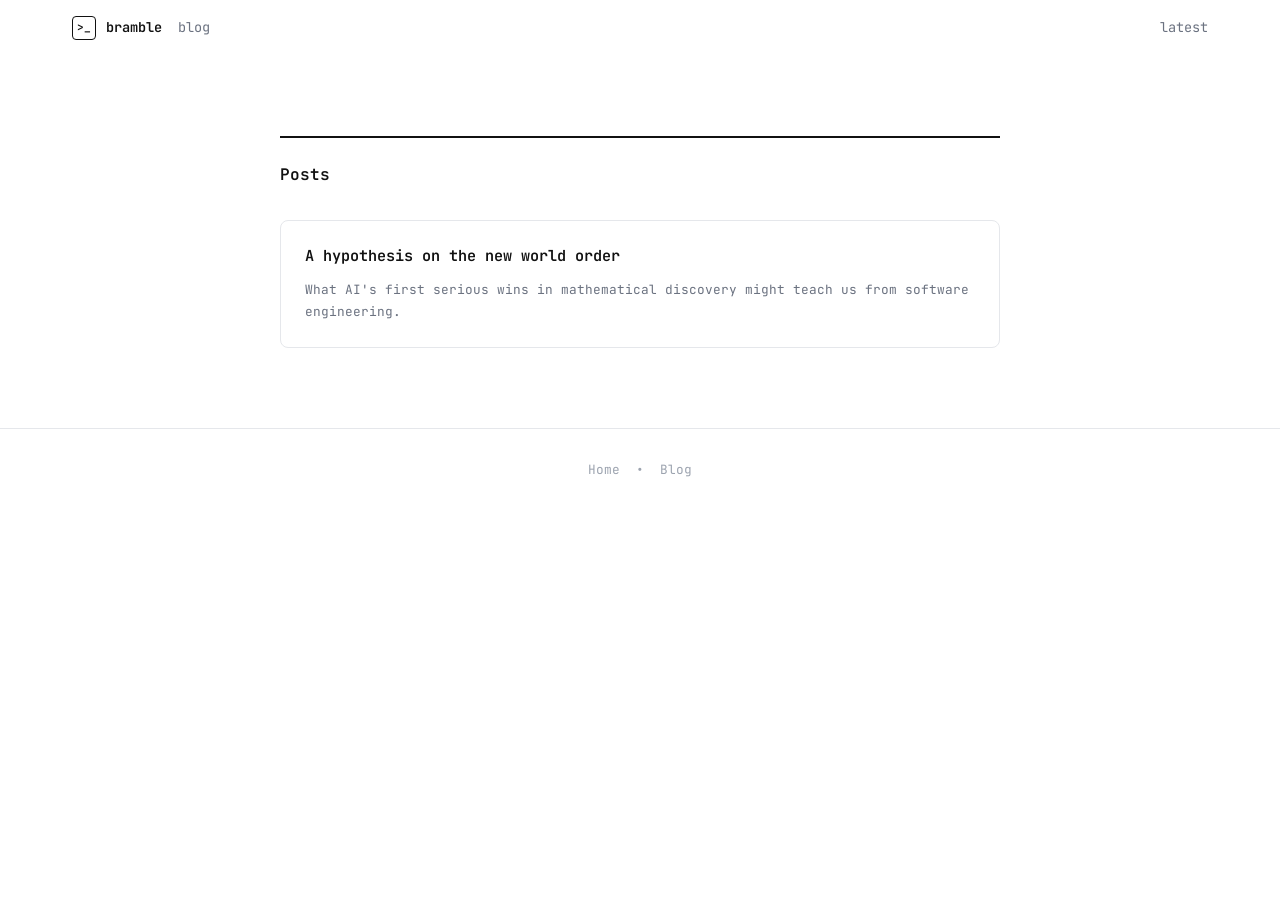
<file: index.html>
<!doctype html>
<html lang="en">
  <head>
    <meta charset="UTF-8" />
    <meta name="viewport" content="width=device-width, initial-scale=1.0" />
    <title>bramble</title>
    <meta name="description" content="A small static blog for essays and notes." />
    <link rel="preconnect" href="https://fonts.googleapis.com" />
    <link rel="preconnect" href="https://fonts.gstatic.com" crossorigin />
    <link href="https://fonts.googleapis.com/css2?family=JetBrains+Mono:wght@400;500;600;700&amp;display=swap" rel="stylesheet" />
    <link rel="stylesheet" href="styles.css" />
  </head>
  <body>
    <nav class="site-nav" aria-label="Main navigation">
      <div class="nav-left">
        <a class="brand" href="index.html" aria-label="bramble home">
          <span class="brand-mark">&gt;_</span>
          <span>bramble</span>
        </a>
        <a class="nav-link" href="#posts">blog</a>
      </div>
      <div class="nav-right">
        <a href="blog/a-hypothesis-on-the-new-world-order.html">latest</a>
      </div>
    </nav>

    <main>
      <section class="post-list" id="posts" aria-labelledby="posts-title">
        <p class="section-title" id="posts-title">Posts</p>
        <a class="post-card" href="blog/a-hypothesis-on-the-new-world-order.html">
          <p class="post-card-title">A hypothesis on the new world order</p>
          <span class="post-card-desc">What AI's first serious wins in mathematical discovery might teach us from software engineering.</span>
        </a>
      </section>
    </main>

    <footer>
      <a href="index.html">Home</a>
      <span>&bull;</span>
      <a href="#posts">Blog</a>
    </footer>
  </body>
</html>
</file>
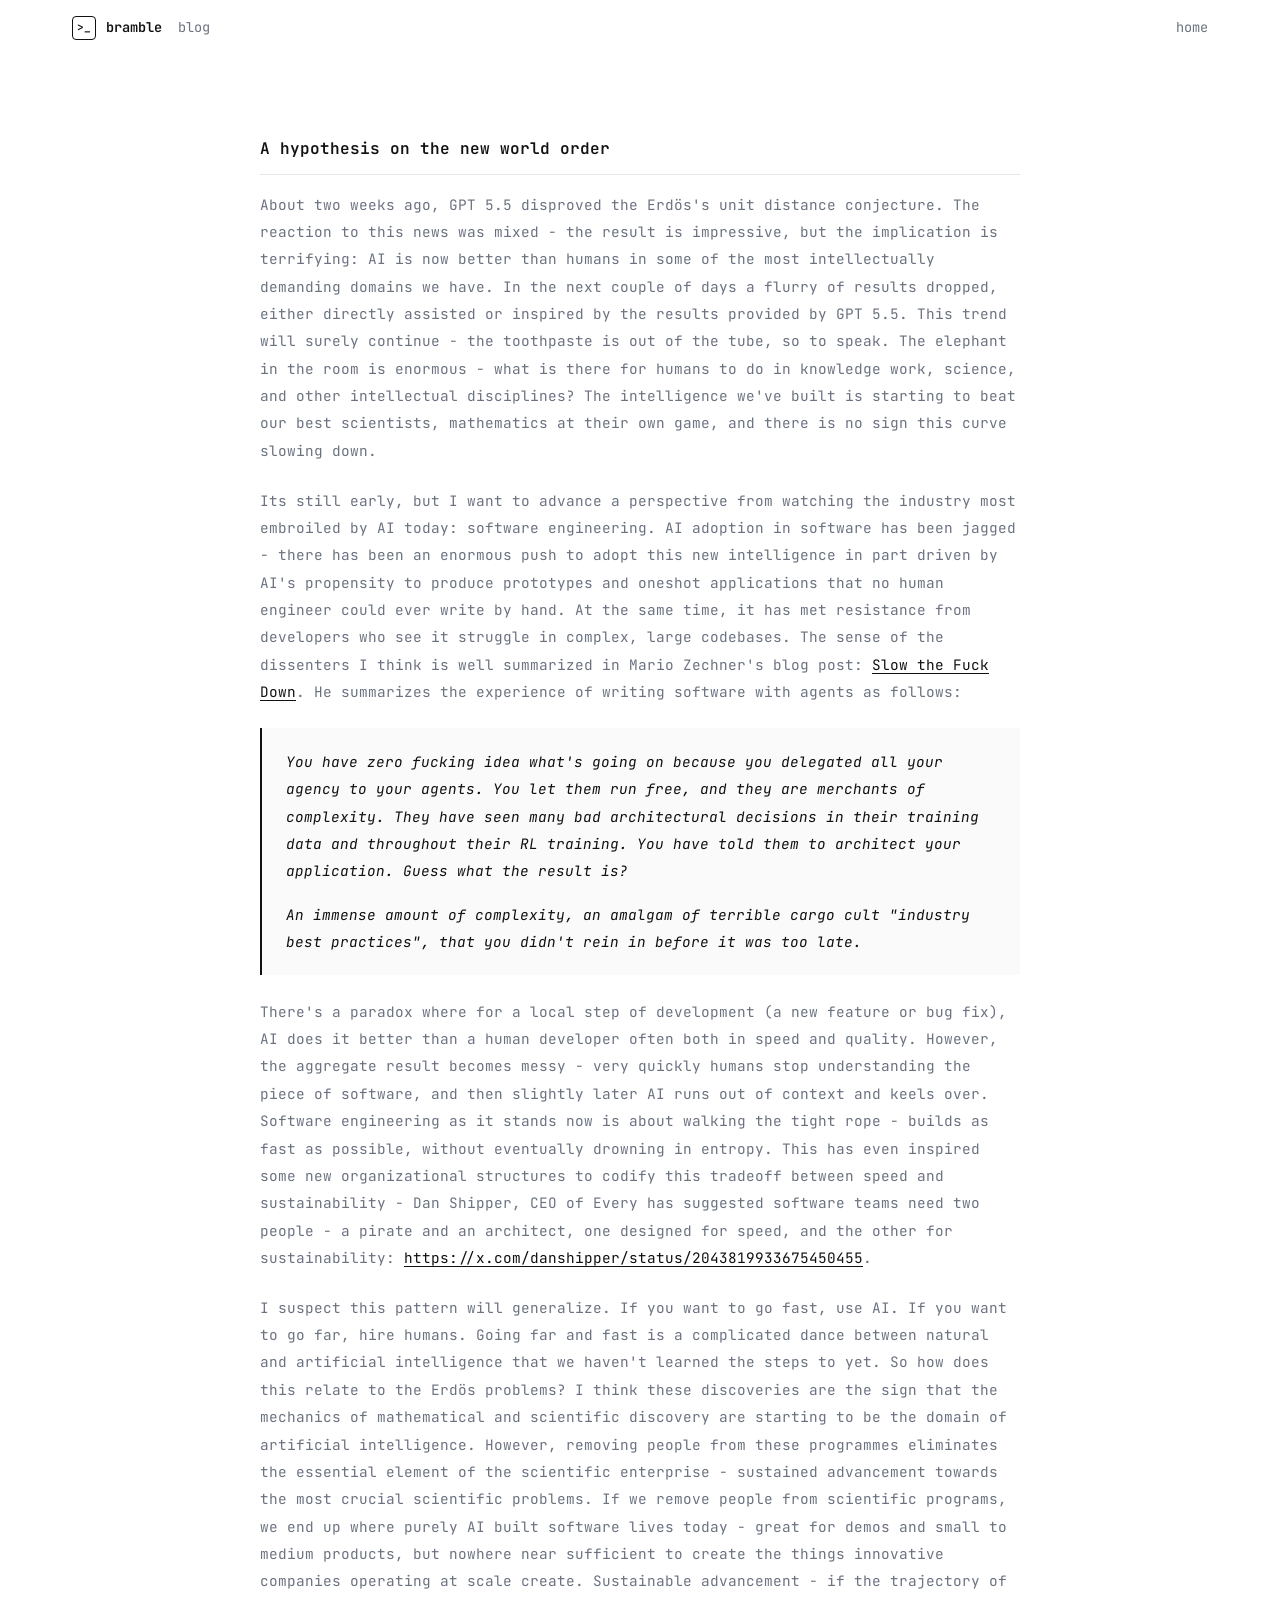
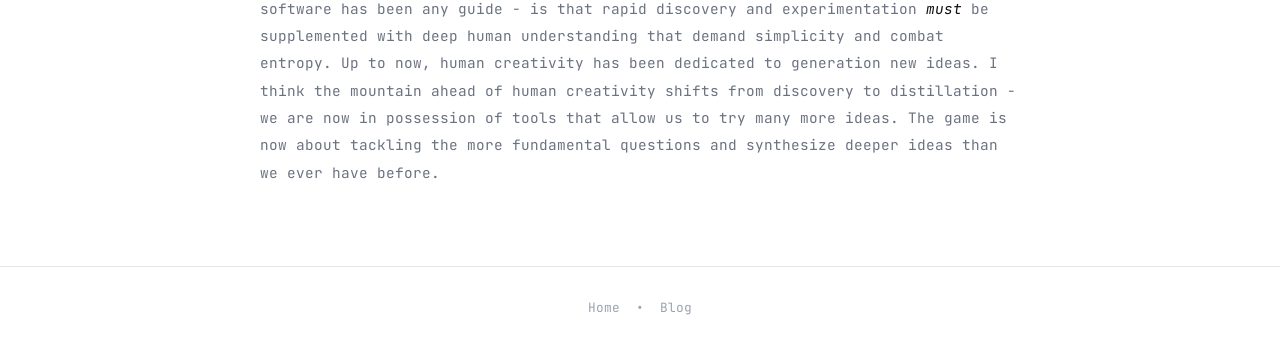
<file: blog/a-hypothesis-on-the-new-world-order.html>
<!doctype html>
<html lang="en">
  <head>
    <meta charset="UTF-8" />
    <meta name="viewport" content="width=device-width, initial-scale=1.0" />
    <title>A hypothesis on the new world order - bramble</title>
    <meta name="description" content="A hypothesis on what AI's acceleration in mathematics and science means for human intellectual work." />
    <link rel="preconnect" href="https://fonts.googleapis.com" />
    <link rel="preconnect" href="https://fonts.gstatic.com" crossorigin />
    <link href="https://fonts.googleapis.com/css2?family=JetBrains+Mono:wght@400;500;600;700&amp;display=swap" rel="stylesheet" />
    <link rel="stylesheet" href="../styles.css" />
  </head>
  <body>
    <nav class="site-nav" aria-label="Main navigation">
      <div class="nav-left">
        <a class="brand" href="../index.html" aria-label="bramble home">
          <span class="brand-mark">&gt;_</span>
          <span>bramble</span>
        </a>
        <a class="nav-link" href="../index.html#posts">blog</a>
      </div>
      <div class="nav-right">
        <a href="../index.html">home</a>
      </div>
    </nav>

    <main>
      <header class="post-hero">
        <p class="post-title">A hypothesis on the new world order</p>
      </header>

      <article class="post-body">
        <p>About two weeks ago, GPT 5.5 disproved the Erd&ouml;s's unit distance conjecture. The reaction to this news was mixed - the result is impressive, but the implication is terrifying: AI is now better than humans in some of the most intellectually demanding domains we have. In the next couple of days a flurry of results dropped, either directly assisted or inspired by the results provided by GPT 5.5. This trend will surely continue - the toothpaste is out of the tube, so to speak. The elephant in the room is enormous - what is there for humans to do in knowledge work, science, and other intellectual disciplines? The intelligence we've built is starting to beat our best scientists, mathematics at their own game, and there is no sign this curve slowing down.</p>

        <p>Its still early, but I want to advance a perspective from watching the industry most embroiled by AI today: software engineering. AI adoption in software has been jagged - there has been an enormous push to adopt this new intelligence in part driven by AI's propensity to produce prototypes and oneshot applications that no human engineer could ever write by hand. At the same time, it has met resistance from developers who see it struggle in complex, large codebases. The sense of the dissenters I think is well summarized in Mario Zechner's blog post: <a href="https://mariozechner.at/posts/2026-03-25-thoughts-on-slowing-the-fuck-down/">Slow the Fuck Down</a>. He summarizes the experience of writing software with agents as follows:</p>

        <blockquote>
          <p><em>You have zero fucking idea what's going on because you delegated all your agency to your agents. You let them run free, and they are merchants of complexity. They have seen many bad architectural decisions in their training data and throughout their RL training. You have told them to architect your application. Guess what the result is?</em></p>
          <p><em>An immense amount of complexity, an amalgam of terrible cargo cult "industry best practices", that you didn't rein in before it was too late.</em></p>
        </blockquote>

        <p>There's a paradox where for a local step of development (a new feature or bug fix), AI does it better than a human developer often both in speed and quality. However, the aggregate result becomes messy - very quickly humans stop understanding the piece of software, and then slightly later AI runs out of context and keels over. Software engineering as it stands now is about walking the tight rope - builds as fast as possible, without eventually drowning in entropy. This has even inspired some new organizational structures to codify this tradeoff between speed and sustainability - Dan Shipper, CEO of Every has suggested software teams need two people - a pirate and an architect, one designed for speed, and the other for sustainability: <a href="https://x.com/danshipper/status/2043819933675450455">https://x.com/danshipper/status/2043819933675450455</a>.</p>

        <p>I suspect this pattern will generalize. If you want to go fast, use AI. If you want to go far, hire humans. Going far and fast is a complicated dance between natural and artificial intelligence that we haven't learned the steps to yet. So how does this relate to the Erd&ouml;s problems? I think these discoveries are the sign that the mechanics of mathematical and scientific discovery are starting to be the domain of artificial intelligence. However, removing people from these programmes eliminates the essential element of the scientific enterprise - sustained advancement towards the most crucial scientific problems. If we remove people from scientific programs, we end up where purely AI built software lives today - great for demos and small to medium products, but nowhere near sufficient to create the things innovative companies operating at scale create. Sustainable advancement - if the trajectory of software has been any guide - is that rapid discovery and experimentation <em>must</em> be supplemented with deep human understanding that demand simplicity and combat entropy. Up to now, human creativity has been dedicated to generation new ideas. I think the mountain ahead of human creativity shifts from discovery to distillation - we are now in possession of tools that allow us to try many more ideas. The game is now about tackling the more fundamental questions and synthesize deeper ideas than we ever have before.</p>
      </article>
    </main>

    <footer>
      <a href="../index.html">Home</a>
      <span>&bull;</span>
      <a href="../index.html#posts">Blog</a>
    </footer>
  </body>
</html>
</file>
<file: styles.css>
* {
  box-sizing: border-box;
  margin: 0;
  padding: 0;
}

:root {
  color-scheme: light;
  --bg: #fff;
  --text: #111;
  --muted: #6b7280;
  --soft: #9ca3af;
  --line: #e5e7eb;
  --heavy-line: #111;
  --panel: #fafafa;
  --code: #f3f4f6;
}

body {
  min-height: 100dvh;
  overflow-x: hidden;
  background: var(--bg);
  color: var(--text);
  font-family: "JetBrains Mono", ui-monospace, SFMono-Regular, Menlo, Monaco, Consolas, monospace;
}

a {
  color: inherit;
  text-decoration: none;
}

a:hover {
  text-decoration: underline;
  text-underline-offset: 0.18em;
}

.site-nav {
  display: flex;
  align-items: center;
  justify-content: space-between;
  width: 100%;
  max-width: 1200px;
  margin: 0 auto;
  padding: 1rem 2rem;
  font-size: 0.85rem;
  line-height: 1.6;
}

.nav-left,
.nav-right {
  display: flex;
  align-items: center;
  gap: 1rem;
}

.brand {
  display: inline-flex;
  align-items: center;
  gap: 0.6rem;
  font-weight: 600;
}

.brand-mark {
  display: inline-grid;
  width: 1.5rem;
  height: 1.5rem;
  place-items: center;
  border: 1.5px solid var(--text);
  border-radius: 0.25rem;
  font-size: 0.7rem;
  line-height: 1;
}

.nav-link,
.nav-right a {
  color: var(--muted);
}

.nav-link:hover,
.nav-right a:hover {
  color: var(--text);
}

.post-list {
  width: min(720px, calc(100% - 4rem));
  margin: 0 auto;
  padding: 5rem 0;
}

.section-title {
  padding-top: 1.5rem;
  border-top: 2px solid var(--heavy-line);
  font-size: 1rem;
  font-weight: 600;
  line-height: 1.6;
}

.post-card {
  display: block;
  margin-top: 2rem;
  padding: 1.5rem;
  border: 1px solid var(--line);
  border-radius: 0.5rem;
  background: var(--bg);
  transition: border-color 0.15s, background 0.15s;
}

.post-card:hover {
  border-color: var(--text);
  background: var(--panel);
  text-decoration: none;
}

.post-card-title {
  display: block;
  font-size: 0.95rem;
  font-weight: 600;
  line-height: 1.5;
}

.post-card-desc {
  display: block;
  margin-top: 0.75rem;
  color: var(--muted);
  font-size: 0.8rem;
  line-height: 1.7;
}

.post-hero {
  display: flex;
  width: min(760px, calc(100% - 4rem));
  flex-direction: column;
  align-items: flex-start;
  margin: 0 auto;
  padding: 5rem 0 0.75rem;
}

.post-title {
  max-width: 720px;
  margin-top: 0;
  color: var(--text);
  font-size: 1rem;
  font-weight: 600;
  letter-spacing: 0;
  line-height: 1.6;
}

.post-body {
  width: min(760px, calc(100% - 4rem));
  margin: 0 auto;
  padding: 1rem 0 5rem;
  border-top: 1px solid var(--line);
}

.post-body p,
.post-body blockquote {
  color: var(--muted);
  font-size: 0.9rem;
  line-height: 1.9;
}

.post-body p + p,
.post-body p + blockquote,
.post-body blockquote + p {
  margin-top: 1.4rem;
}

.post-body a {
  color: var(--text);
  text-decoration: underline;
  text-underline-offset: 0.18em;
}

.post-body blockquote {
  padding: 1.25rem 1.5rem;
  border-left: 2px solid var(--heavy-line);
  background: var(--panel);
}

.post-body blockquote p + p {
  margin-top: 1rem;
}

.post-body em {
  color: var(--text);
  font-style: italic;
}

footer {
  display: flex;
  justify-content: center;
  gap: 1rem;
  padding: 2rem;
  border-top: 1px solid var(--line);
  color: var(--soft);
  font-size: 0.8rem;
}

@media (max-width: 640px) {
  .site-nav {
    padding: 0.75rem 1rem;
  }

  .nav-left,
  .nav-right {
    gap: 0.65rem;
  }

  .brand {
    gap: 0.45rem;
  }

  .brand-mark {
    width: 1.25rem;
    height: 1.25rem;
  }

  .nav-link,
  .nav-right a {
    font-size: 0.75rem;
  }

  .post-hero {
    width: calc(100% - 2rem);
    padding-top: 3rem;
  }

  .post-list,
  .post-body {
    width: calc(100% - 2rem);
    padding: 3rem 0;
  }

  .post-card {
    padding: 1.1rem;
  }

  footer {
    flex-wrap: wrap;
    gap: 0.5rem 1rem;
  }
}
</file>
